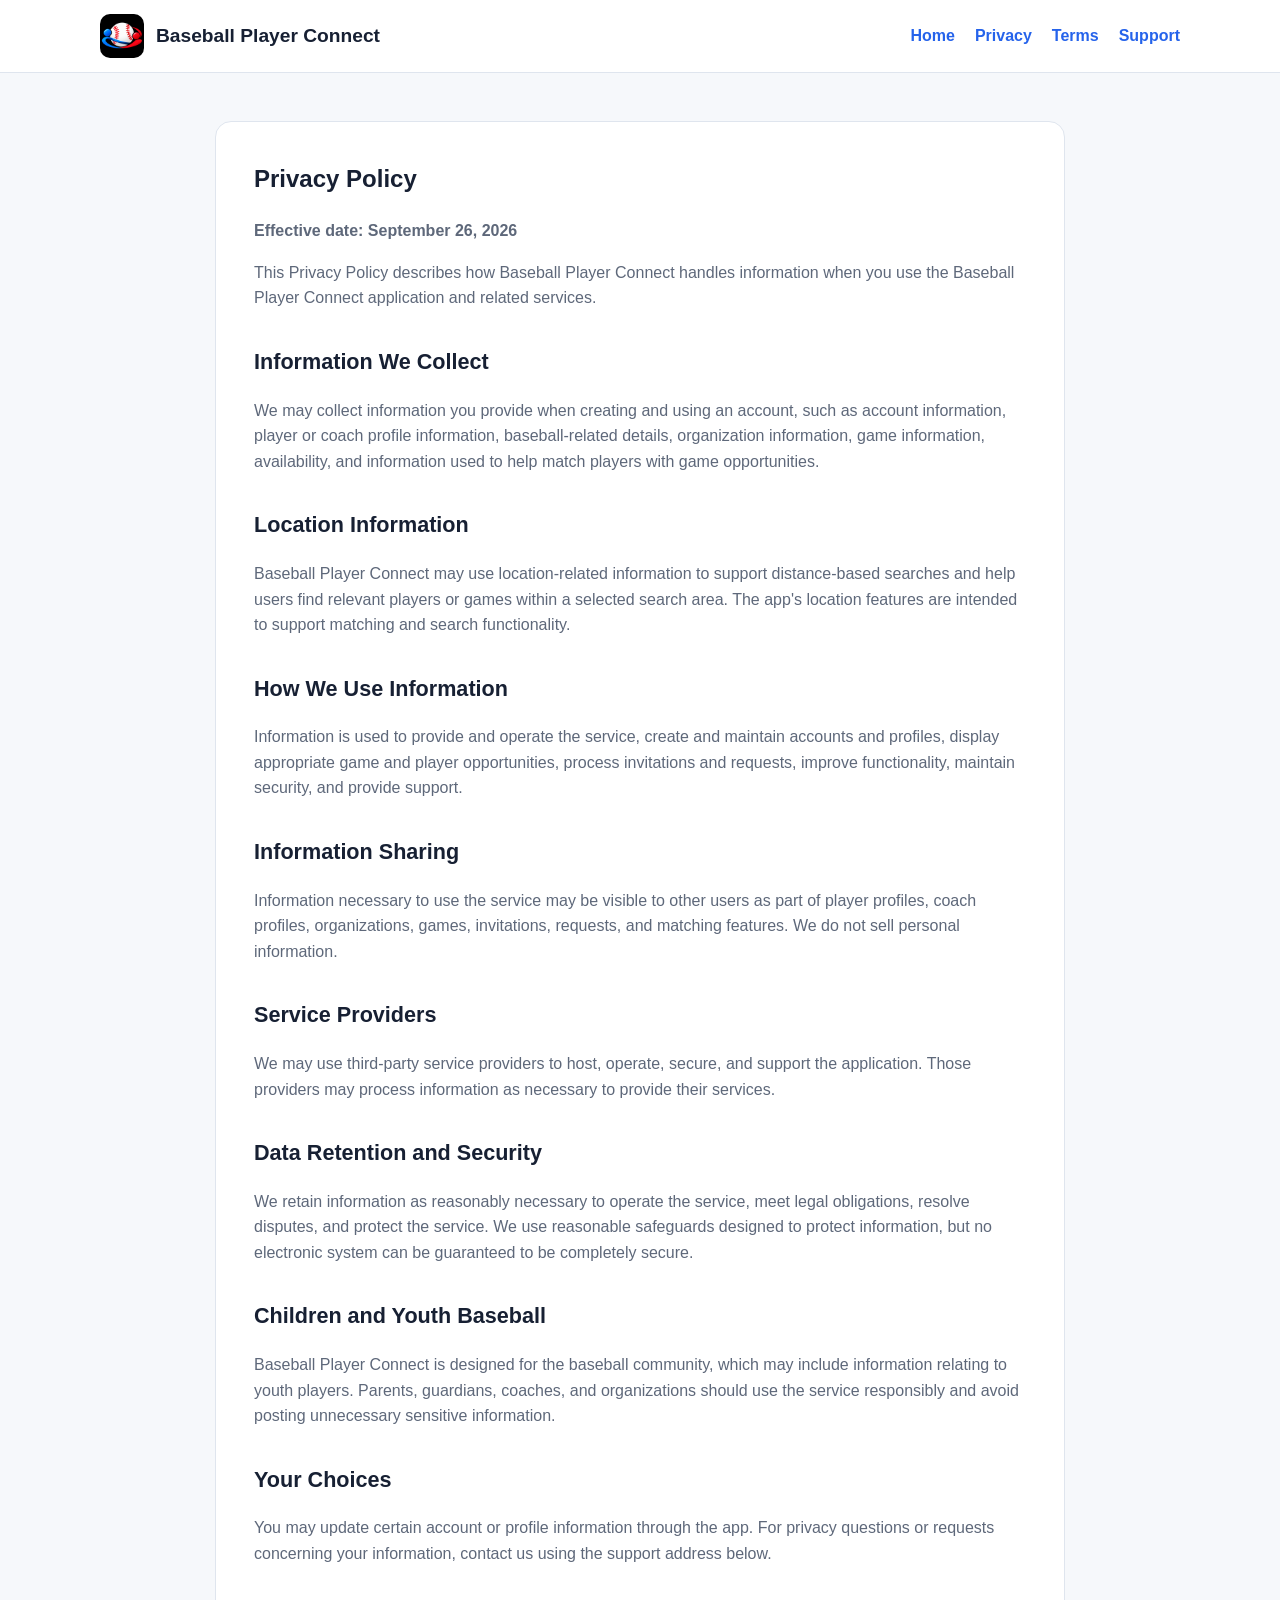
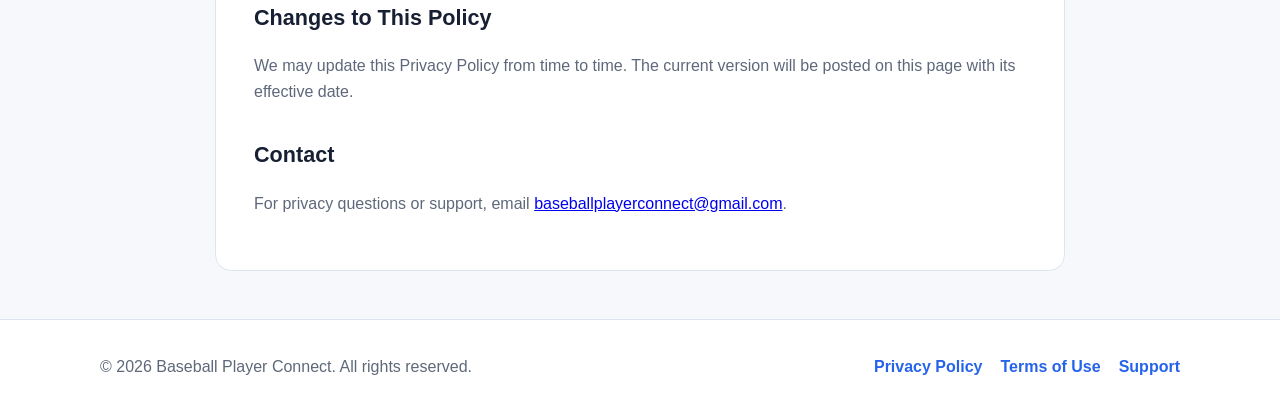
<file: privacy.html>
<!doctype html>
<html lang="en">
<head><meta charset="utf-8"><meta name="viewport" content="width=device-width, initial-scale=1">
<title>Privacy Policy | Baseball Player Connect</title><link rel="stylesheet" href="styles.css?v=20261014-2">
  <link rel="icon" type="image/png" href="assets/logo.png"></head>
<body><header>
  <div class="container nav">
    <a class="brand" href="index.html"><img src="assets/logo.png" alt="" width="44" height="44"><span>Baseball Player Connect</span></a>
    <nav>
      <a href="index.html">Home</a>
      <a href="privacy.html">Privacy</a>
      <a href="terms.html">Terms</a>
      <a href="mailto:baseballplayerconnect@gmail.com">Support</a>
    </nav>
  </div>
</header>

<main class="container"><article class="legal">
<h1>Privacy Policy</h1><p><strong>Effective date: September 26, 2026</strong></p>
<p>This Privacy Policy describes how Baseball Player Connect handles information when you use the Baseball Player Connect application and related services.</p>
<h2>Information We Collect</h2>
<p>We may collect information you provide when creating and using an account, such as account information, player or coach profile information, baseball-related details, organization information, game information, availability, and information used to help match players with game opportunities.</p>
<h2>Location Information</h2>
<p>Baseball Player Connect may use location-related information to support distance-based searches and help users find relevant players or games within a selected search area. The app's location features are intended to support matching and search functionality.</p>
<h2>How We Use Information</h2>
<p>Information is used to provide and operate the service, create and maintain accounts and profiles, display appropriate game and player opportunities, process invitations and requests, improve functionality, maintain security, and provide support.</p>
<h2>Information Sharing</h2>
<p>Information necessary to use the service may be visible to other users as part of player profiles, coach profiles, organizations, games, invitations, requests, and matching features. We do not sell personal information.</p>
<h2>Service Providers</h2>
<p>We may use third-party service providers to host, operate, secure, and support the application. Those providers may process information as necessary to provide their services.</p>
<h2>Data Retention and Security</h2>
<p>We retain information as reasonably necessary to operate the service, meet legal obligations, resolve disputes, and protect the service. We use reasonable safeguards designed to protect information, but no electronic system can be guaranteed to be completely secure.</p>
<h2>Children and Youth Baseball</h2>
<p>Baseball Player Connect is designed for the baseball community, which may include information relating to youth players. Parents, guardians, coaches, and organizations should use the service responsibly and avoid posting unnecessary sensitive information.</p>
<h2>Your Choices</h2>
<p>You may update certain account or profile information through the app. For privacy questions or requests concerning your information, contact us using the support address below.</p>
<h2>Changes to This Policy</h2>
<p>We may update this Privacy Policy from time to time. The current version will be posted on this page with its effective date.</p>
<h2>Contact</h2>
<p>For privacy questions or support, email <a href="mailto:baseballplayerconnect@gmail.com">baseballplayerconnect@gmail.com</a>.</p>
</article></main><footer>
  <div class="container footer-inner">
    <div>© 2026 Baseball Player Connect. All rights reserved.</div>
    <div class="footer-links">
      <a href="privacy.html">Privacy Policy</a>
      <a href="terms.html">Terms of Use</a>
      <a href="mailto:baseballplayerconnect@gmail.com">Support</a>
    </div>
  </div>
</footer>
</body></html>
</file>
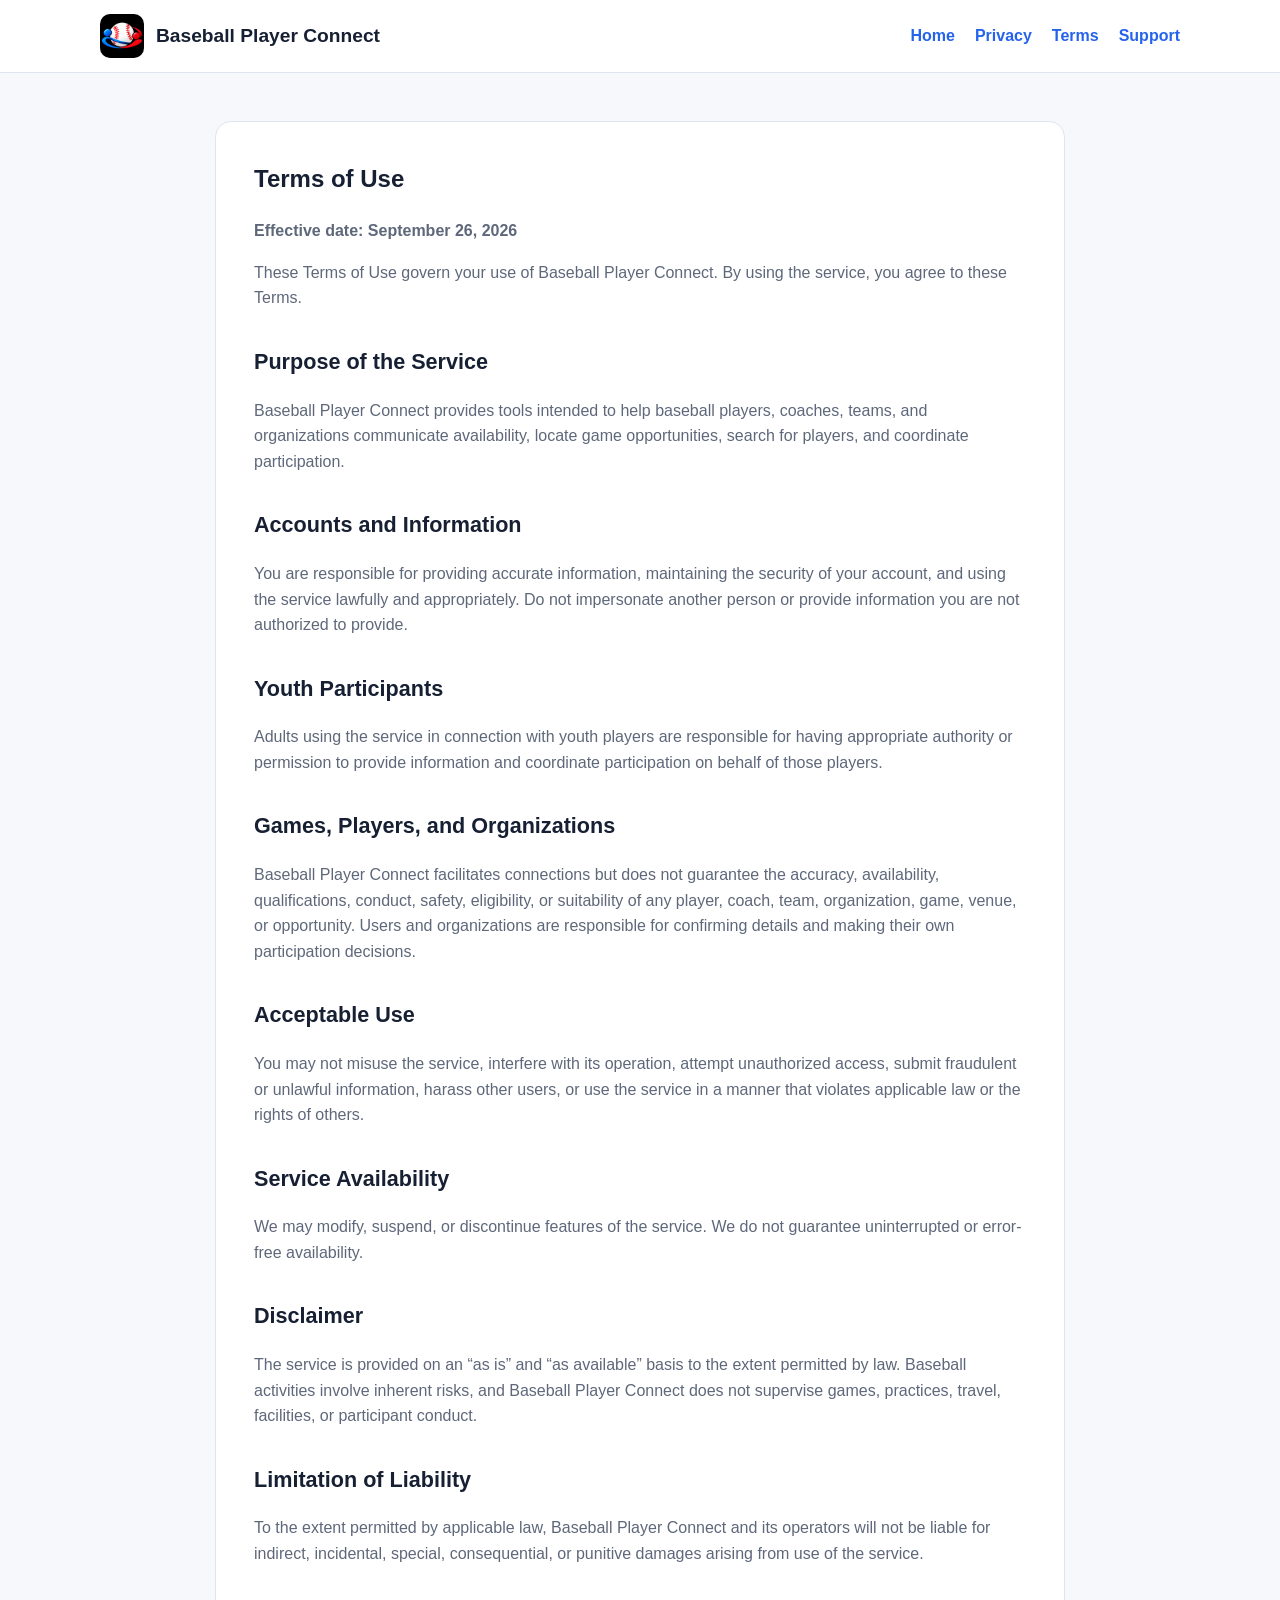
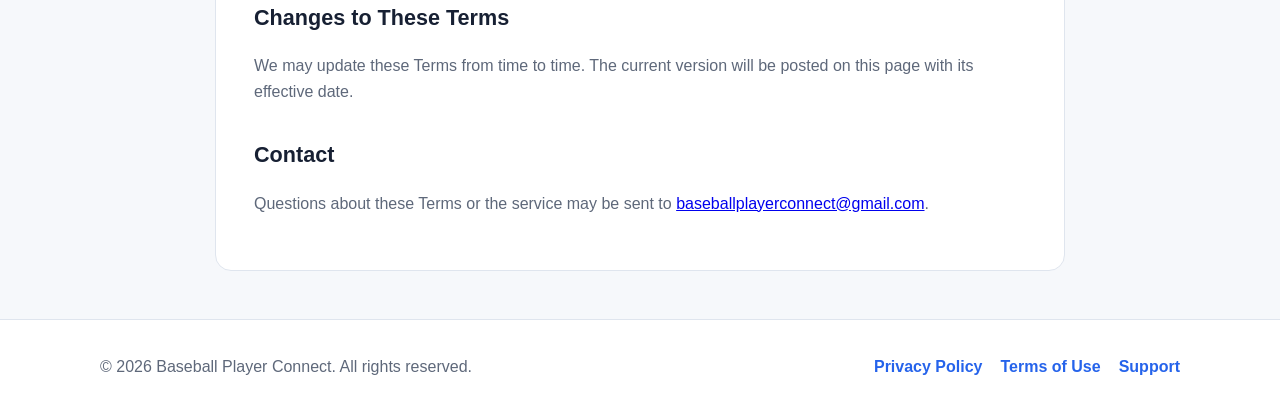
<file: terms.html>
<!doctype html>
<html lang="en">
<head><meta charset="utf-8"><meta name="viewport" content="width=device-width, initial-scale=1">
<title>Terms of Use | Baseball Player Connect</title><link rel="stylesheet" href="styles.css?v=20261014-2">
  <link rel="icon" type="image/png" href="assets/logo.png"></head>
<body><header>
  <div class="container nav">
    <a class="brand" href="index.html"><img src="assets/logo.png" alt="" width="44" height="44"><span>Baseball Player Connect</span></a>
    <nav>
      <a href="index.html">Home</a>
      <a href="privacy.html">Privacy</a>
      <a href="terms.html">Terms</a>
      <a href="mailto:baseballplayerconnect@gmail.com">Support</a>
    </nav>
  </div>
</header>

<main class="container"><article class="legal">
<h1>Terms of Use</h1><p><strong>Effective date: September 26, 2026</strong></p>
<p>These Terms of Use govern your use of Baseball Player Connect. By using the service, you agree to these Terms.</p>
<h2>Purpose of the Service</h2>
<p>Baseball Player Connect provides tools intended to help baseball players, coaches, teams, and organizations communicate availability, locate game opportunities, search for players, and coordinate participation.</p>
<h2>Accounts and Information</h2>
<p>You are responsible for providing accurate information, maintaining the security of your account, and using the service lawfully and appropriately. Do not impersonate another person or provide information you are not authorized to provide.</p>
<h2>Youth Participants</h2>
<p>Adults using the service in connection with youth players are responsible for having appropriate authority or permission to provide information and coordinate participation on behalf of those players.</p>
<h2>Games, Players, and Organizations</h2>
<p>Baseball Player Connect facilitates connections but does not guarantee the accuracy, availability, qualifications, conduct, safety, eligibility, or suitability of any player, coach, team, organization, game, venue, or opportunity. Users and organizations are responsible for confirming details and making their own participation decisions.</p>
<h2>Acceptable Use</h2>
<p>You may not misuse the service, interfere with its operation, attempt unauthorized access, submit fraudulent or unlawful information, harass other users, or use the service in a manner that violates applicable law or the rights of others.</p>
<h2>Service Availability</h2>
<p>We may modify, suspend, or discontinue features of the service. We do not guarantee uninterrupted or error-free availability.</p>
<h2>Disclaimer</h2>
<p>The service is provided on an “as is” and “as available” basis to the extent permitted by law. Baseball activities involve inherent risks, and Baseball Player Connect does not supervise games, practices, travel, facilities, or participant conduct.</p>
<h2>Limitation of Liability</h2>
<p>To the extent permitted by applicable law, Baseball Player Connect and its operators will not be liable for indirect, incidental, special, consequential, or punitive damages arising from use of the service.</p>
<h2>Changes to These Terms</h2>
<p>We may update these Terms from time to time. The current version will be posted on this page with its effective date.</p>
<h2>Contact</h2>
<p>Questions about these Terms or the service may be sent to <a href="mailto:baseballplayerconnect@gmail.com">baseballplayerconnect@gmail.com</a>.</p>
</article></main><footer>
  <div class="container footer-inner">
    <div>© 2026 Baseball Player Connect. All rights reserved.</div>
    <div class="footer-links">
      <a href="privacy.html">Privacy Policy</a>
      <a href="terms.html">Terms of Use</a>
      <a href="mailto:baseballplayerconnect@gmail.com">Support</a>
    </div>
  </div>
</footer>
</body></html>
</file>
<file: styles.css>
:root {
  --bg: #f6f8fb;
  --card: #ffffff;
  --text: #172033;
  --muted: #5e687a;
  --primary: #2563eb;
  --primary-dark: #1d4ed8;
  --border: #dfe5ee;
}
* { box-sizing: border-box; }
html { scroll-behavior: smooth; }
body {
  margin: 0; font-family: -apple-system, BlinkMacSystemFont, "Segoe UI", Roboto, Arial, sans-serif;
  color: var(--text); background: var(--bg); line-height: 1.6;
}
.container { width: min(1080px, calc(100% - 40px)); margin: 0 auto; }
header { background: #fff; border-bottom: 1px solid var(--border); }
.nav { min-height: 72px; display: flex; align-items: center; justify-content: space-between; gap: 24px; }
.brand { font-size: 1.2rem; font-weight: 800; color: var(--text); text-decoration: none; }
nav { display: flex; gap: 20px; flex-wrap: wrap; }
nav a, footer a { color: var(--primary); text-decoration: none; font-weight: 600; }
nav a:hover, footer a:hover { text-decoration: underline; }
.hero { padding: 90px 0 70px; text-align: center; background: linear-gradient(180deg, #fff, var(--bg)); }
.hero h1 { font-size: clamp(2.3rem, 7vw, 4.4rem); line-height: 1.05; margin: 0 0 20px; letter-spacing: -0.04em; }
.hero p { max-width: 760px; margin: 0 auto 28px; color: var(--muted); font-size: 1.18rem; }
.button { display: inline-block; padding: 12px 20px; border-radius: 10px; background: var(--primary); color: #fff; text-decoration: none; font-weight: 700; }
.button:hover { background: var(--primary-dark); }
section { padding: 60px 0; }
h2 { font-size: 2rem; margin: 0 0 18px; }
.grid { display: grid; grid-template-columns: repeat(3, 1fr); gap: 20px; }
.card { background: var(--card); border: 1px solid var(--border); border-radius: 16px; padding: 24px; box-shadow: 0 6px 24px rgba(25,35,55,.05); }
.card h3 { margin-top: 0; }
.card p, .legal p, .legal li { color: var(--muted); }
.legal { max-width: 850px; background: #fff; margin: 48px auto; padding: 38px; border: 1px solid var(--border); border-radius: 16px; }
.legal h1 { margin-top: 0; }
.legal h2 { margin-top: 34px; font-size: 1.35rem; }
footer { padding: 34px 0; background: #fff; border-top: 1px solid var(--border); color: var(--muted); }
.footer-inner { display: flex; justify-content: space-between; gap: 20px; flex-wrap: wrap; }
.footer-links { display: flex; gap: 18px; flex-wrap: wrap; }
@media (max-width: 760px) {
  .nav { padding: 16px 0; align-items: flex-start; flex-direction: column; }
  .hero { padding: 64px 0 50px; }
  .grid { grid-template-columns: 1fr; }
  .legal { margin: 24px auto; padding: 24px; }
}

/* App downloads */
.download-actions { display: flex; align-items: center; justify-content: center; gap: 20px; flex-wrap: wrap; margin: 32px 0 16px; }
.app-store-link { display: inline-flex; border-radius: 10px; }
.app-store-link img { display: block; width: 180px; height: 60px; }
.app-store-link:hover { opacity: .85; }
a:focus-visible { outline: 3px solid var(--primary); outline-offset: 5px; }
.hero .platform-note { font-size: 1rem; margin-bottom: 18px; }
.hero .android-note { max-width: 560px; font-size: 1rem; margin-bottom: 0; padding: 14px 20px; border: 1px solid #bfdbfe; border-radius: 12px; background: #eff6ff; color: #1e3a8a; }

/* Baseball Player Connect branding */
.brand { display: inline-flex; align-items: center; gap: 12px; }
.brand img { flex-shrink: 0; border-radius: 10px; }
.hero-logo { display: block; margin: 0 auto 28px; border-radius: 30px; box-shadow: 0 12px 32px rgba(23,32,51,.15); }
@media (max-width: 760px) { .hero-logo { width: 112px; height: 112px; border-radius: 24px; } }

/* Keep download controls separated at every screen width. */
.download-actions { gap: 24px; }
.download-actions > a { flex: 0 0 auto; margin: 0; vertical-align: middle; }
.download-actions .button { display: inline-flex; align-items: center; justify-content: center; min-height: 52px; }
@media (max-width: 480px) { .download-actions { flex-direction: column; gap: 18px; } }
</file>
